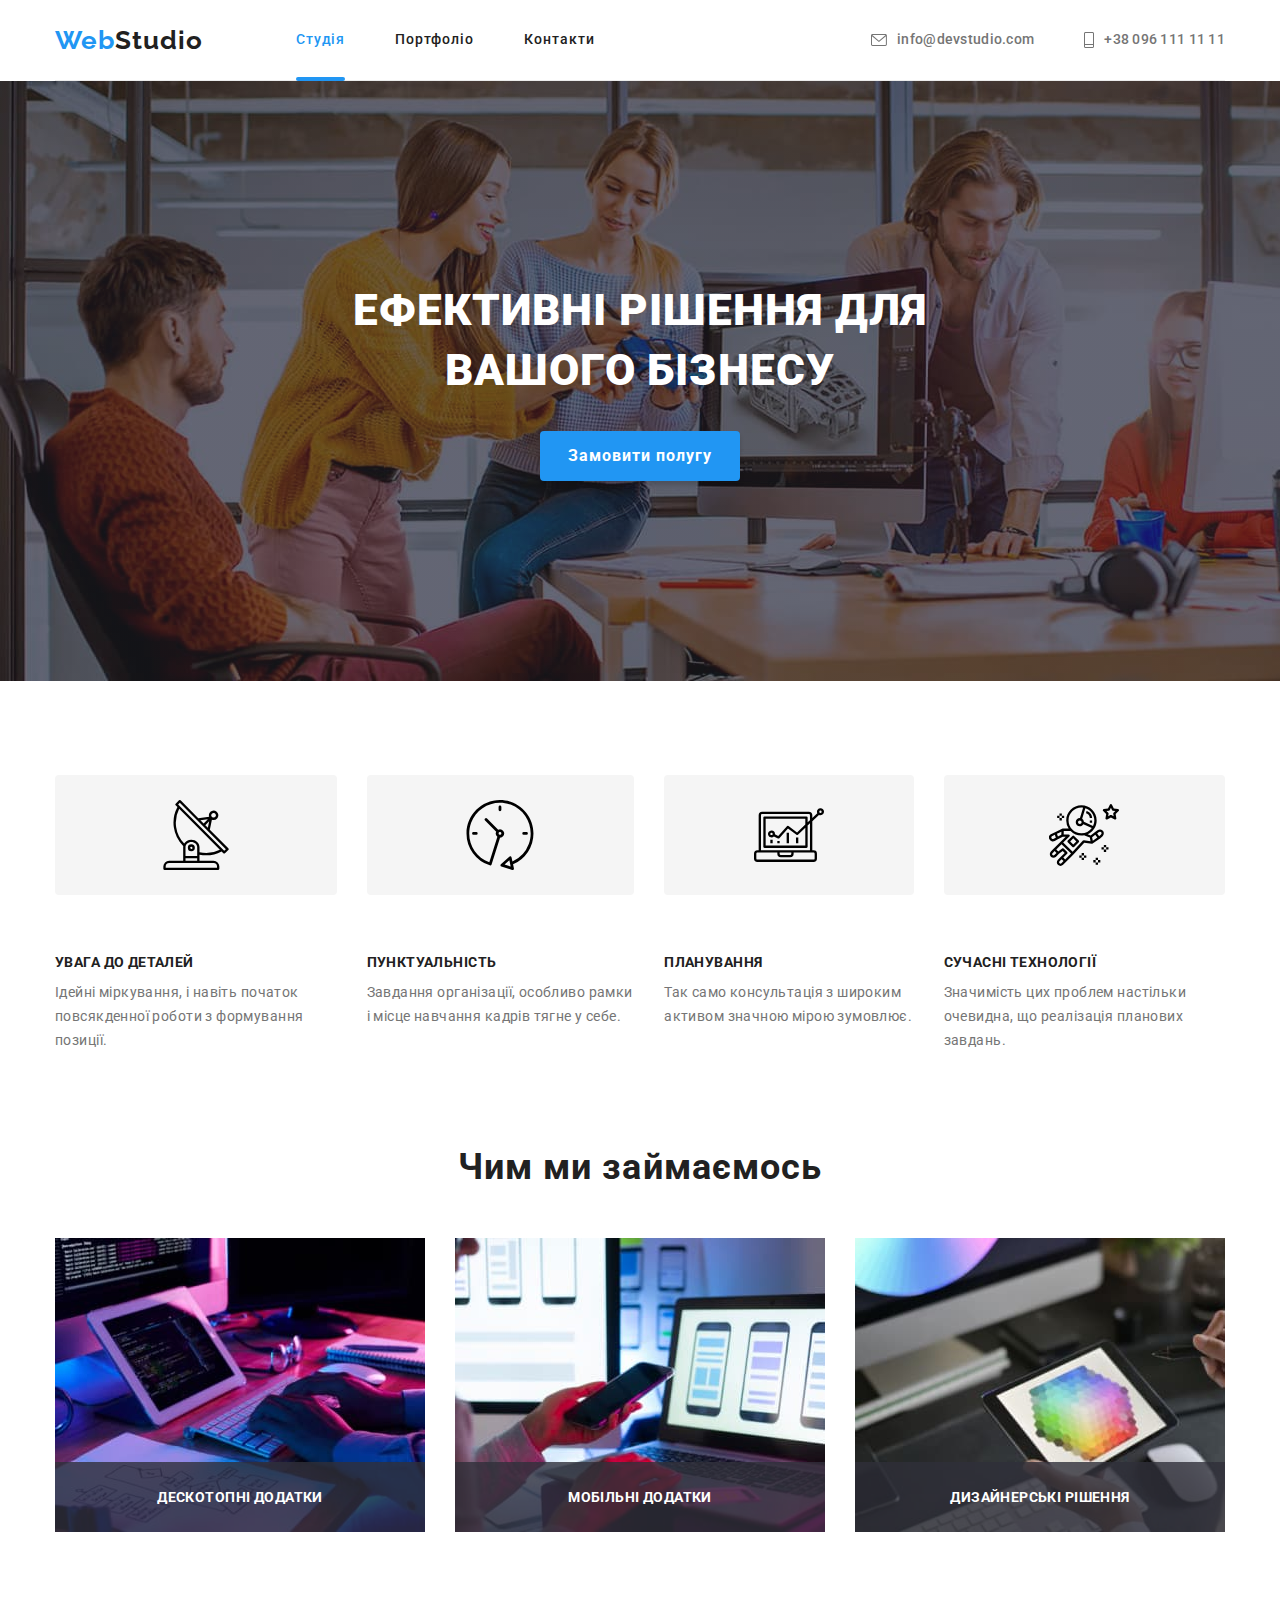
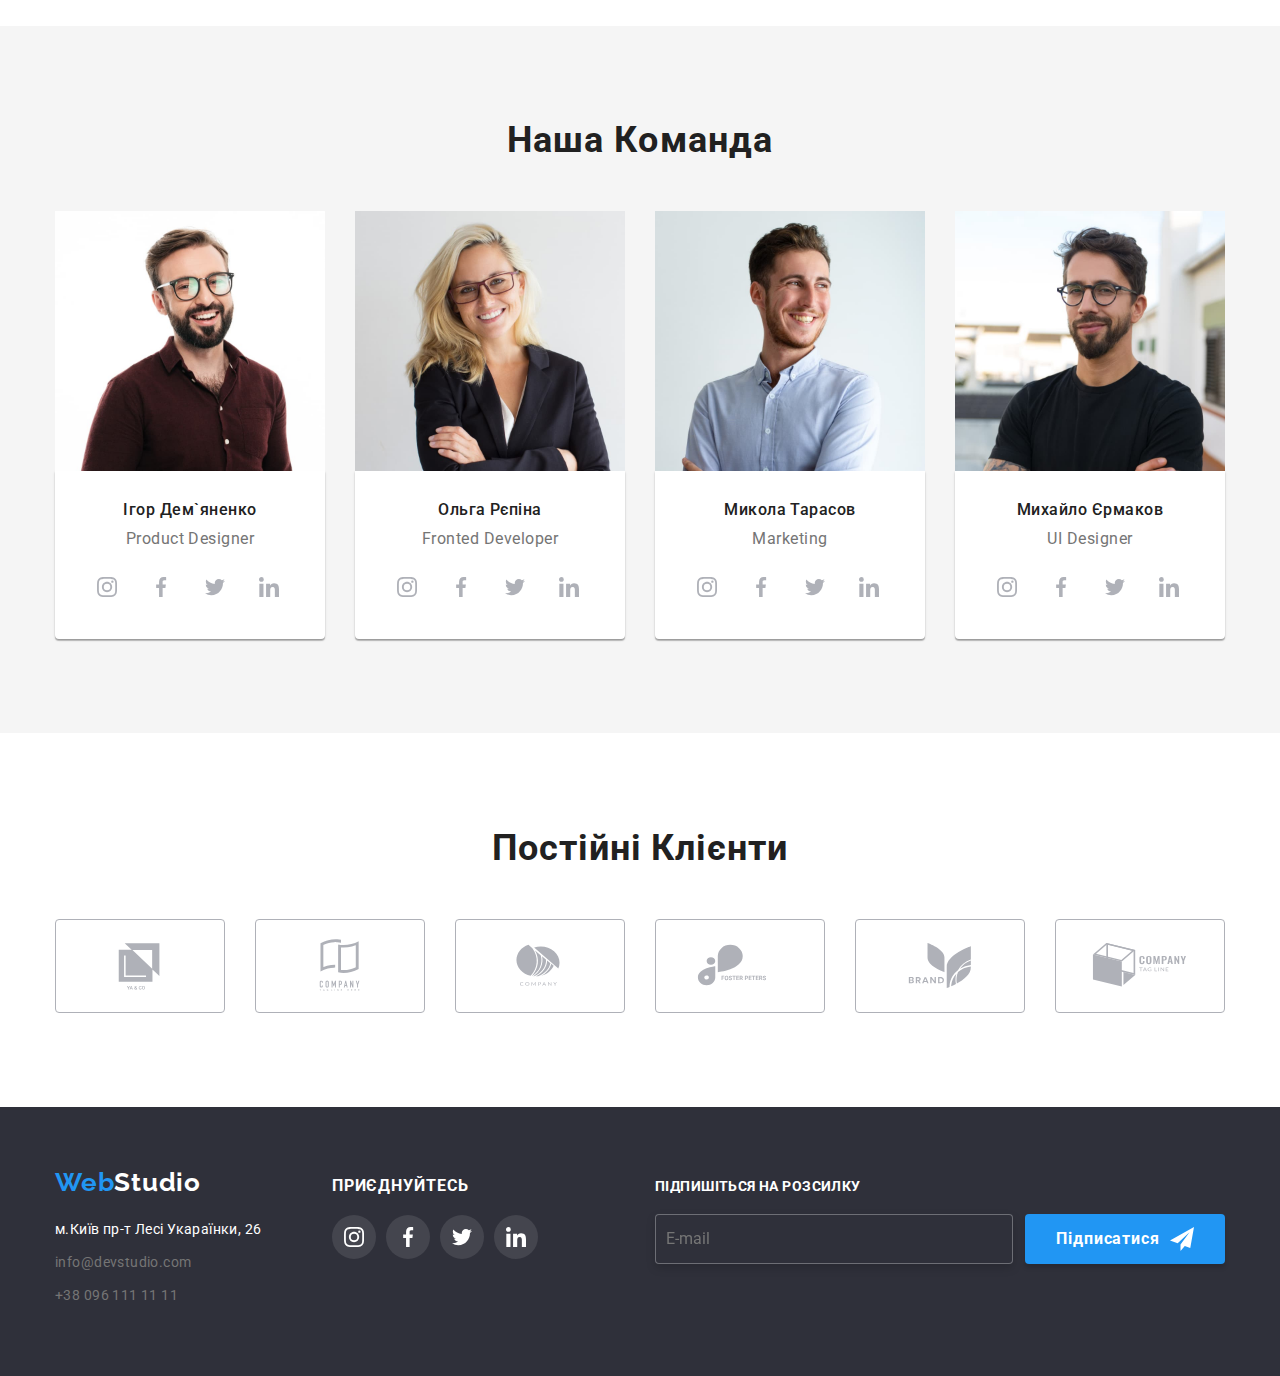
<file: index.html>
<!DOCTYPE html>
<html lang="uk">
<head>
  <meta charset="UTF-8" >
  <meta http-equiv="X-UA-Compatible" content="IE=edge" >
  <meta name="viewport" content="width=device-width, initial-scale=1.0" >
  <title>Web-Studio (Version-2.1)</title>
  <link rel="stylesheet" href="./css/style.css">
  <link rel="preconnect" href="https://fonts.googleapis.com">
  <link rel="preconnect" href="https://fonts.gstatic.com" crossorigin>
  <link href="https://fonts.googleapis.com/css2?family=Raleway:wght@700&family=Roboto:wght@400;500;700;900&display=swap"
    rel="stylesheet">
    <link rel="stylesheet" href="https://cdnjs.cloudflare.com/ajax/libs/modern-normalize/1.1.0/modern-normalize.min.css">
</head>
<body class="body">
  <header>
    <div class="container">
      <div class="header-container">
        <nav class="header-nav">
          <a class="logo" href="./index.html"><span class="logo-web">Web</span><span
              class="logo-studio">Studio</span></a>
          <ul class="list-nav">
            <li>
              <a class="nav-link current" href="./index.html">Студія</a>
            </li>
            <li>
              <a class="nav-link" href="./portfolio.html">Портфоліо</a>
            </li>
            <li>
              <a class="nav-link" href="#">Контакти</a>
            </li>
          </ul>
        </nav>
        <ul class="list-contacts">
          <li class="contacts-item">
            <a class="header-mail" href="mailto:info@devstudio.com">
              <svg class="contact-icon" width="16" height="12">
                <use href="./images/icons.svg#icon-envelope" ></use>
              </svg>
              info@devstudio.com</a>
          </li>
          <li>
            <a class="header-tel" href="tel:+380961111111">
              <svg class="contact-icon" width="10" height="16">
                <use href="./images/icons.svg#icon-Vector"></use>
              </svg>
              +38 096 111 11 11</a>
          </li>
        </ul>
      </div>
    </div>
  </header>
  <main>
    <section class="section hero-section bg-img">
      <h1 class="hero-title ">Ефективні рішення для вашого бізнесу</h1>
      <button class="hero-button" type="button" data-modal-open>Замовити полугу</button>
    </section>
  <section class="section">
    <div class="container">
      <div class="container-section2">
          <h2 class="benefits visually-hidden">Наші переваги</h2>
          <ul class="list-benefits">
            <li class="benefits-item"> 
              <div class="benefits-img">
                <svg class="benefits-icon" width="70" height="70">
                  <use href="./images/icons.svg#icon-antenna"></use>
                </svg>
              </div>
              <h3 class="attention">Увага до деталей</h3>
              <p class="attention-text">
                Ідейні міркування, і навіть початок повсякденної роботи з
                формування позиції.
              </p>
            </li>
            <li class="benefits-item">
              <div class="benefits-img">
                <svg class="benefits-icon" width="70" height="70">
                  <use href="./images/icons.svg#icon-clock"></use>
                </svg>
              </div>
              <h3 class="punctuality">Пунктуальність</h3>
              <p class="punctuality-text">
                Завдання організації, особливо рамки і місце навчання кадрів тягне
                у себе.
              </p>
            </li>
            <li class="benefits-item">
              <div class="benefits-img">
                <svg class="benefits-icon" width="70" height="70">
                  <use href="./images/icons.svg#icon-diagram"></use>
                </svg>
              </div>
              <h3 class="planning">Планування</h3>
              <p class="planning-text">
                Так само консультація з широким активом значною мірою зумовлює.
              </p>
            </li>
            <li class="benefits-item">
              <div class="benefits-img">
                <svg class="benefits-icon" width="70" height="70">
                  <use href="./images/icons.svg#icon-astronaut"></use>
                </svg>
              </div>
              <h3 class="technologies">Сучасні Технології</h3>
              <p class="technologies-text">
                Значимість цих проблем настільки очевидна, що реалізація планових
                завдань.
              </p>
            </li>
          </ul>
         </div>
      </div>
    </section>
    <section class="section section-activity">
      <div class="container">
        <h2 class="activity">Чим ми займаємось</h2>
        <ul class="list-activity">
          <li>
            <div class="img-activity-box">
            <img class="img-activity" src="./images/img1.jpg" alt="печатаєнаклавіатурі" width="370">
              <h3 class="img-activity-title" >Дескотопні додатки</h3>
            </div>
          </li>
          <li>
            <div class="img-activity-box">
            <img class="img-activity" src="./images/img2.jpg" alt="тримаєтелефонвруці" width="370">
              <h3 class="img-activity-title" >Мобільні додатки</h3>
            </div>
          </li>
          <li>
            <div class="img-activity-box">
            <img class="img-activity" src="./images/img3.jpg" alt="тримаєпланшетвруці" width="370">
              <h3 class="img-activity-title" >Дизайнерські рішення</h3>
            </div>
          </li>
        </ul>
      </div>
    </section>    
    <section class="team-section section">
      <div class="container">
          <h2 class="our-team" >Наша Команда</h2>
          <ul class="list-team">
            <li>
              <img src="./images/teammate1.jpg" alt="учасниккоманди1" width="270">
              <div class="teamcard1">
                <h3 class="teammate1">Ігор Дем`яненко</h3>
                <p class="info-teammate1">Product Designer</p>
                <ul class="social-list">
                  <li>
                    <a class="socials-link" href="#">
                      <svg class="social-icon" width="20" height="20">
                        <use href="./images/icons.svg#icon-instagram"></use>
                      </svg>
                    </a>
                  </li>
                  <li>
                    <a class="socials-link" href="#">
                      <svg class="social-icon" width="20" height="20">
                        <use href="./images/icons.svg#icon-facebook"></use>
                      </svg>
                    </a>
                  </li>
                  <li>
                    <a class="socials-link" href="#">
                      <svg class="social-icon" width="20" height="20">
                        <use href="./images/icons.svg#icon-twitter"></use>
                      </svg>
                    </a>
                  </li>
                  <li>
                    <a class="socials-link" href="#">
                      <svg class="social-icon" width="20" height="20">
                        <use href="./images/icons.svg#icon-linkedin"></use>
                      </svg>
                    </a>
                  </li>
                </ul>
              </div>
            </li>
            <li>
              <img src="./images/teammate2.jpg" alt="учасниккоманди2" width="270">
              <div class="teamcard2">
                <h3 class="teammate2">Ольга Рєпіна</h3>
                <p class="info-teammate2">Fronted Developer</p>
                <ul class="social-list">
                  <li>
                    <a class="socials-link" href="#">
                      <svg class="social-icon" width="20" height="20">
                        <use href="./images/icons.svg#icon-instagram"></use>
                      </svg>
                    </a>
                  </li>
                  <li>
                    <a class="socials-link" href="#">
                      <svg class="social-icon" width="20" height="20">
                        <use href="./images/icons.svg#icon-facebook"></use>
                      </svg>
                    </a>
                  </li>
                  <li>
                    <a class="socials-link" href="#">
                      <svg class="social-icon" width="20" height="20">
                        <use href="./images/icons.svg#icon-twitter"></use>
                      </svg>
                    </a>
                  </li>
                  <li>
                    <a class="socials-link" href="#">
                      <svg class="social-icon" width="20" height="20">
                        <use href="./images/icons.svg#icon-linkedin"></use>
                      </svg>
                    </a>
                  </li>
                </ul>
              </div>
            </li>
            <li>
              <img src="./images/teammate3.jpg" alt="учасниккоманди3" width="270">
              <div class="teamcard3">
                <h3 class="teammate3">Микола Тарасов</h3>
                <p class="info-teammate3">Marketing</p>
                <ul class="social-list">
                  <li>
                    <a class="socials-link" href="#">
                      <svg class="social-icon" width="20" height="20">
                        <use href="./images/icons.svg#icon-instagram"></use>
                      </svg>
                    </a>
                  </li>
                  <li>
                    <a class="socials-link" href="#">
                      <svg class="social-icon" width="20" height="20">
                        <use href="./images/icons.svg#icon-facebook"></use>
                      </svg>
                    </a>
                  </li>
                  <li>
                    <a class="socials-link" href="#">
                      <svg class="social-icon" width="20" height="20">
                        <use href="./images/icons.svg#icon-twitter"></use>
                      </svg>
                    </a>
                  </li>
                  <li>
                    <a class="socials-link" href="#">
                      <svg class="social-icon" width="20" height="20">
                        <use href="./images/icons.svg#icon-linkedin"></use>
                      </svg>
                    </a>
                  </li>
                </ul>
              </div>
            </li>
            <li>
              <img src="./images/teammate4.jpg" alt="учасниккоманди4" width="270">
              <div class="teamcard4">
                <h3 class="teammate4">Михайло Єрмаков</h3>
                <p class="info-teammate4">UI Designer</p>
                <ul class="social-list">
                  <li>
                    <a class="socials-link" href="#">
                      <svg class="social-icon" width="20" height="20">
                        <use href="./images/icons.svg#icon-instagram"></use>
                      </svg>
                    </a>
                  </li>
                  <li>
                    <a class="socials-link" href="#">
                      <svg class="social-icon" width="20" height="20">
                        <use href="./images/icons.svg#icon-facebook"></use>
                      </svg>
                    </a>
                  </li>
                  <li>
                    <a class="socials-link" href="#">
                      <svg class="social-icon" width="20" height="20">
                        <use href="./images/icons.svg#icon-twitter"></use>
                      </svg>
                    </a>
                  </li>
                  <li>
                    <a class="socials-link" href="#">
                      <svg class="social-icon" width="20" height="20">
                        <use href="./images/icons.svg#icon-linkedin"></use>
                      </svg>
                    </a>
                  </li>
                </ul>
              </div>
            </li>
          </ul>
      </div>
    </section>
    <section class="section" >
      <div class="container">
        <h2 class="clients-title" >Постійні Клієнти</h2>
        <div>
          <ul class="clients-list" >
            <li class="clients-item" >
              <a class="clients-link" href="#">
                <svg class="clients-icon" width="106" height="60" >
                  <use href="./images/icons.svg#icon-Logo"></use>
                </svg>
              </a>
            </li>
            <li class="clients-item" >
              <a class="clients-link" href="#">
                <svg class="clients-icon" width="106" height="60">
                  <use href="./images/icons.svg#icon-Logo-1"></use>
                </svg>
              </a>
            </li>
            <li class="clients-item" >
              <a class="clients-link" href="#">
                <svg class="clients-icon" width="106" height="60">
                  <use href="./images/icons.svg#icon-Logo-2"></use>
                </svg>
              </a>
            </li>
            <li class="clients-item" >
              <a class="clients-link" href="#">
                <svg class="clients-icon" width="106" height="60">
                  <use href="./images/icons.svg#icon-Logo-3"></use>
                </svg>
              </a>
            </li>
            <li class="clients-item" >
              <a class="clients-link" href="#">
                <svg class="clients-icon" width="106" height="60">
                  <use href="./images/icons.svg#icon-Logo-4"></use>
                </svg>
              </a>
            </li>
            <li class="clients-item" >
              <a class="clients-link" href="#">
                <svg class="clients-icon" width="106" height="60">
                  <use href="./images/icons.svg#icon-Logo-5"></use>
                </svg>
              </a>
            </li>
          </ul>
        </div>
      </div>
    </section>
  </main>
  <footer class="footer">
     <div class="container-footer">
          <div class="footer-adress-list">
            <a class="logo-footer" href="./index.html"><span class="logo-web">Web</span><span
                class="logo-studio-footer">Studio</span></a>
            <address>
              <ul class="address-list">
                <li class="footer-list">
                  <a class="footer-address"
                    href="https://www.google.com/maps/place/ул.+Леси+Украинки,+26,+Киев,+02000/@50.5190836,30.4363249,17z/data=!3m1!4b1!4m5!3m4!1s0x40d4d29b9e369069:0xff64663a5fd75cd5!8m2!3d50.5190802!4d30.4385136">м.Київ
                    пр-т Лесі Укараїнки, 26</a>
                </li>
                <li class="footer-list">
                  <a class="footer-mail" href="mailto:info@devstudio.com">info@devstudio.com</a>
                </li>
                <li class="footer-list">
                  <a class="footer-tel" href="tel:+380961111111">+38 096 111 11 11</a>
                </li>
              </ul>
            </address>
          </div>
          <div class="footer-social-links">
            <p class="join" >Приєднуйтесь</p>
            <ul class="social-list-footer">
              <li>
                <a class="socials-link-footer" href="#">
                  <svg width="20" height="20">
                    <use href="./images/icons.svg#icon-instagram"></use>
                  </svg>
                </a>
              </li>
              <li>
                <a class="socials-link-footer" href="#">
                  <svg width="20" height="20">
                    <use href="./images/icons.svg#icon-facebook"></use>
                  </svg>
                </a>
              </li>
              <li>
                <a class="socials-link-footer" href="#">
                  <svg width="20" height="20">
                    <use href="./images/icons.svg#icon-twitter"></use>
                  </svg>
                </a>
              </li>
              <li>
                <a class="socials-link-footer" href="#">
                  <svg width="20" height="20">
                    <use href="./images/icons.svg#icon-linkedin"></use>
                  </svg>
                </a>
              </li>
            </ul>
          </div>
          <div class="subscribe">
            <p class="footer-title">Підпишіться на розсилку</p>
            <form action="#" class="footer-form">
            <label for="email" class="footer-label">
            <input class="footer-input" id="person-mail" type="email" name="person-mail" placeholder="E-mail" required>
            </label>
            <button class="hero-button footer-button" type="button">Підписатися
              <svg class="footer-button-icon" width="24" height="24">
                <use href="./images/icons.svg#icon-icon-send"></use>
              </svg>
            </button>
            </form>
          </div>
     </div>
  </footer>
  <div class="backdrop is-hidden" data-modal>
    <div class="modal">
      <button class="modal-close-button" type="button" data-modal-close>
        <svg class="modal-close-icon" width="18" height="18">
          <use href="./images/icons.svg#iconclose-black-18dp-2-1"></use>
        </svg>
      </button>

      <h2 class="modal-title" >Залиште свої дані, ми вам передзвонимо</h2>

      <form action="#" class="contact-form">

        <label for="user-name" class="modal-label">
          Ім'я
         <span class="modal-input-wrapper">
          <input type="text" class="user-input" id="user-name">
          <svg class="input-icon" width="18" height="18">
            <use href="./images/icons.svg#iconperson-black-18dp-1"></use>
          </svg>
         </span>
         

        </label>

        <label for="user-tel" class="modal-label">
          Телефон
        <span class="modal-input-wrapper">
          <input type="tel" class="user-input" id="user-tel">
          <svg class="input-icon" width="18" height="18">
            <use href="./images/icons.svg#iconphone-black-18dp-1"></use>
          </svg>
        </span>

        </label>

        <label for="user-email" class="modal-label">
          Пошта
        <span class="modal-input-wrapper">
          <input type="email" class="user-input" id="user-email">
          <svg class="input-icon" width="18" height="18">
            <use href="./images/icons.svg#iconemail-black-18dp-1"></use>
          </svg>
        </span>
        </label>

        <label for="user-comment" class="modal-label label-comment label-textarea">
          Коментар
          <span class="modal-input-wrapper">
            <textarea name="user-comment" id="user-comment" class="user-input user-textarea" placeholder="Введіть текст"
            required>
          </textarea>
          </span>
        </label>

        <label for="checkbox" class="checkbox-label">
          <input type=checkbox class="checkbox-input" id="checkbox" name="checkbox" checked required>
          <div class="checkbox-custom-box">
            <svg class="input-icon-checkbox" width="11" height="8">
              <use href="./images/icons.svg#icon-check"></use>
            </svg>
          </div> 
          <span class="checkbox-text">Погоджуюся з розсилкою та приймаю <a class="terms" href="#"><span >Умови договору</span>
            </a>
          </span>
        </label>

        <button class="form-button" type="submit">Відправити</button>

      </form>
    </div>
  </div>
  <script src="./js/model.js"></script>
</body>
</html>
</file>
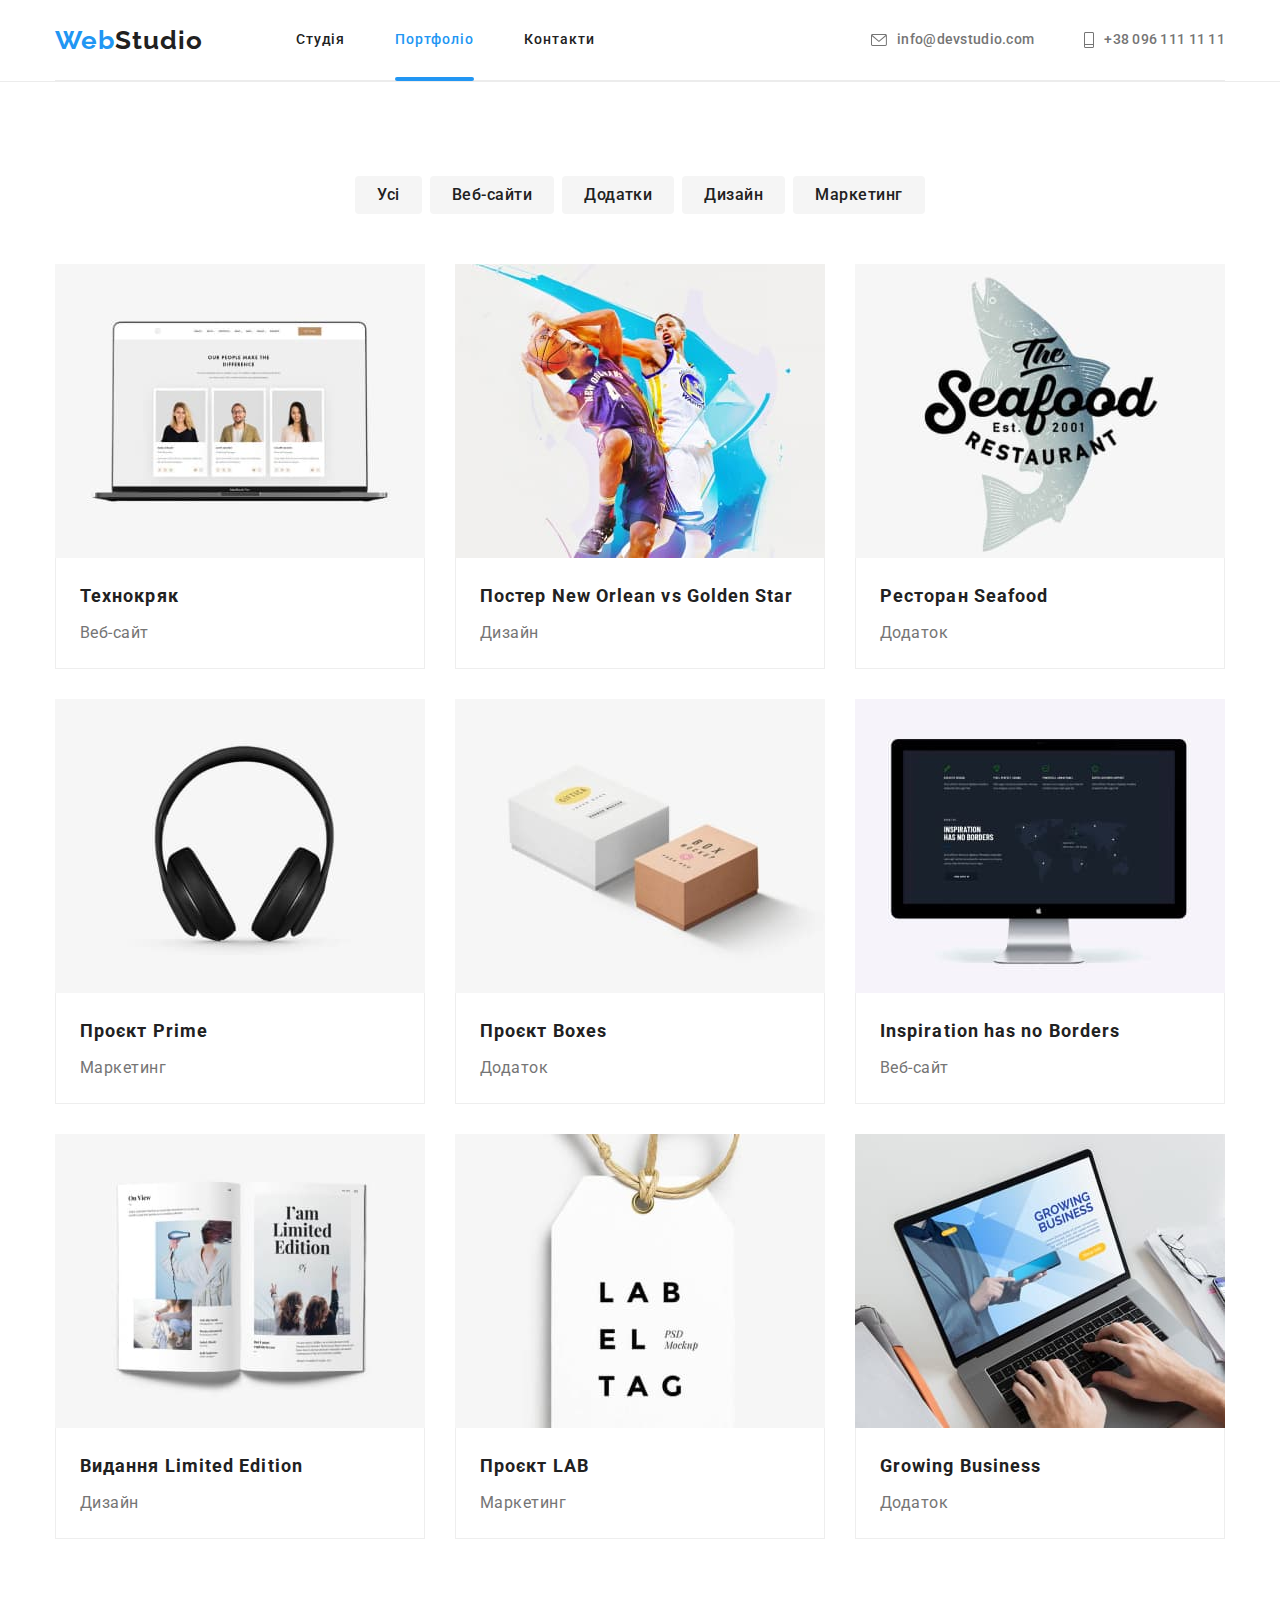
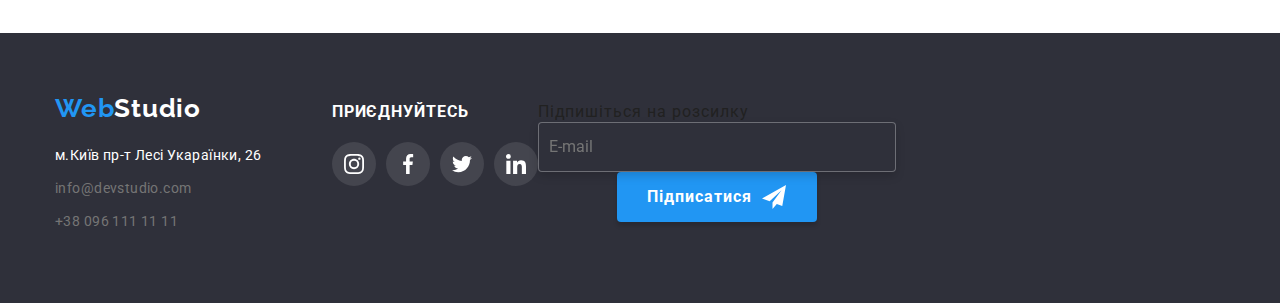
<file: portfolio.html>
<!DOCTYPE html>
<html lang="uk">
<head>
    <meta charset="UTF-8">
    <meta http-equiv="X-UA-Compatible" content="IE=edge">
    <meta name="viewport" content="width=device-width, initial-scale=1.0">
    <title>Portfolio</title>
    <link rel="stylesheet" href="./css/style.css">
    <link rel="preconnect" href="https://fonts.googleapis.com">
    <link rel="preconnect" href="https://fonts.gstatic.com" crossorigin>
    <link href="https://fonts.googleapis.com/css2?family=Raleway:wght@700&family=Roboto:wght@400;500;700;900&display=swap"
        rel="stylesheet">
    <link rel="stylesheet" href="https://cdnjs.cloudflare.com/ajax/libs/modern-normalize/1.1.0/modern-normalize.min.css">
</head>
<body class="body">
    <header class="header-portfolio" > 
        <div class="container">
            <div class="header-container">
                <nav class="header-nav">
                    <a class="logo" href="./index.html"><span class="logo-web">Web</span><span
                            class="logo-studio">Studio</span></a>
                    <ul class="list-nav">
                        <li>
                            <a class="nav-link " href="./index.html">Студія</a>
                        </li>
                        <li>
                            <a class="nav-link current" href="./portfolio.html">Портфоліо</a>
                        </li>
                        <li>
                            <a class="nav-link" href="#">Контакти</a>
                        </li>
                    </ul>
                </nav>
                <ul class="list-contacts">
                    <li class="contacts-item">
                        <a class="header-mail" href="mailto:info@devstudio.com">
                            <svg class="contact-icon" width="16" height="12">
                                <use href="./images/icons.svg#icon-envelope"></use>
                            </svg>
                            info@devstudio.com</a>
                    </li>
                    <li>
                        <a class="header-tel" href="tel:+380961111111">
                            <svg class="contact-icon" width="10" height="16">
                                <use href="./images/icons.svg#icon-Vector"></use>
                            </svg>
                            +38 096 111 11 11</a>
                    </li>
                </ul>
            </div>
        </div>
    </header>
    <main>
        <section class="section">
        <div class="container">
             <div class="container-portfolio">
                <h1 class="visually-hidden" >Набір послуг</h1>
                <ul class="button-list">
                    <li>
                        <button class="button-all" type="button">Усі</button>
                    </li>
                    <li>
                        <button class="button-web" type="button">Веб-сайти</button>
                    </li>
                    <li>
                        <button class="button-applications" type="button">Додатки</button>
                    </li>
                    <li>
                        <button class="button-design" type="button">Дизайн</button>
                    </li>
                    <li>
                        <button class="button-marketing" type="button">Маркетинг</button>
                    </li>
                </ul>
                <ul class="main-list">
                        <li>
                            <a class="cards" href="#">
                                <div class="card-info">
                                        <img src="./images/services1.jpg" alt="відкритий ноутбук з зображенням портфоліо" width="370">
                                            <p class="card-description" >
                                                Ресурс пропонує комплексні пропозиції з різним рівнем функціоналу та сервісів. Все це дозволить відвідувачу
                                                отримати
                                                вичерпні відомості про компанію чи приватну особу.
                                            </p>
                                        </div>
                                        <div class="card">
                                            <h2 class="portfolio-card1">Технокряк</h2>
                                            <p class="portfolio-text1">Веб-сайт</p>
                                        </div>
                            </a>
                        </li>
                        <li>
                                    <a class="cards" href="#">
                                        <div class="card-info">
                                            <img src="./images/services2.jpg" alt="2 баскетболіста борються за м`яч" width="370">
                                            <p class="card-description">
                                                Ресурс пропонує комплексні пропозиції з різним рівнем функціоналу та сервісів. Все це дозволить відвідувачу
                                                отримати
                                                вичерпні відомості про компанію чи приватну особу.
                                            </p>
                                        </div>
                                        <div class="card">
                                            <h2 class="portfolio-card2">Постер New Orlean vs Golden Star</h2>
                                            <p class="portfolio-text2"> Дизайн</p>
                                        </div>
                                    </a>
                        </li>
                        <li>
                                <a class="cards" href="#">
                                    <div class="card-info">
                                        <img src="./images/services3.jpg" alt="логотип ресторану Seafood, з рибою на фоні" width="370">
                                        <p class="card-description">
                                            Ресурс пропонує комплексні пропозиції з різним рівнем функціоналу та сервісів. Все це дозволить
                                            відвідувачу
                                            отримати
                                            вичерпні відомості про компанію чи приватну особу.
                                        </p>
                                    </div>
                                    <div class="card">
                                        <h2 class="portfolio-card3">Ресторан Seafood</h2>
                                        <p class="portfolio-text3">Додаток</p>
                                    </div>
                                </a>
                        </li>
                        <li>
                                <a class="cards" href="#">
                                    <div class="card-info">
                                        <img src="./images/services4.jpg" alt="великі навушники, що вдягаються через голову" width="370">
                                        <p class="card-description">
                                            Ресурс пропонує комплексні пропозиції з різним рівнем функціоналу та сервісів. Все це дозволить
                                            відвідувачу
                                            отримати
                                            вичерпні відомості про компанію чи приватну особу.
                                        </p>
                                    </div>
                                    <div class="card">
                                        <h2 class="portfolio-card4">Проєкт Prime</h2>
                                        <p class="portfolio-text4">Маркетинг</p>
                                    </div>
                                </a>
                        </li>
                        <li>
                                <a class="cards" href="#">
                                    <div class="card-info">
                                        <img src="./images/services5.jpg" alt="дві коробки" width="370">
                                        <p class="card-description">
                                            Ресурс пропонує комплексні пропозиції з різним рівнем функціоналу та сервісів. Все це дозволить
                                            відвідувачу
                                            отримати
                                            вичерпні відомості про компанію чи приватну особу.
                                        </p>
                                    </div>
                                    <div class="card">
                                        <h2 class="portfolio-card5">Проєкт Boxes</h2>
                                        <p class="portfolio-text5">Додаток</p>
                                    </div>
                                </a>
                        </li>
                        <li>
                                <a class="cards" href="#">
                                    <div class="card-info">
                                        <img src="./images/services6.jpg" alt="великий монітор Apple IMac" width="370">
                                        <p class="card-description">
                                            Ресурс пропонує комплексні пропозиції з різним рівнем функціоналу та сервісів. Все це дозволить
                                            відвідувачу
                                            отримати
                                            вичерпні відомості про компанію чи приватну особу.
                                        </p>
                                    </div>
                                    <div class="card">
                                        <h2 class="portfolio-card6">Inspiration has no Borders</h2>
                                        <p class="portfolio-text6">Веб-сайт</p>
                                    </div>
                                </a>
                        </li>
                        <li>
                                <a class="cards" href="#">
                                    <div class="card-info">
                                        <img src="./images/services7.jpg" alt="розгорнутий журнал" width="370">
                                        <p class="card-description">
                                            Ресурс пропонує комплексні пропозиції з різним рівнем функціоналу та сервісів. Все це дозволить
                                            відвідувачу
                                            отримати
                                            вичерпні відомості про компанію чи приватну особу.
                                        </p>
                                    </div>
                                    <div class="card">
                                        <h2 class="portfolio-card7">Видання Limited Edition</h2>
                                        <p class="portfolio-text7">Дизайн</p>
                                    </div>
                                </a>
                        </li>
                        <li>
                                <a class="cards" href="#">
                                    <div class="card-info">
                                        <img src="./images/services8.jpg" alt="бірка з літерами" width="370">
                                        <p class="card-description">
                                            Ресурс пропонує комплексні пропозиції з різним рівнем функціоналу та сервісів. Все це дозволить
                                            відвідувачу
                                            отримати
                                            вичерпні відомості про компанію чи приватну особу.
                                        </p>
                                    </div>
                                    <div class="card">
                                        <h2 class="portfolio-card8">Проєкт LAB</h2>
                                        <p class="portfolio-text8">Маркетинг</p>
                                    </div>
                                </a>
                        </li>
                        <li>
                            <a class="cards" href="#">
                                <div class="card-info">
                                    <img src="./images/services9.jpg" alt="руки на клавіатурі відкритого ноутбука" width="370">
                                    <p class="card-description">
                                        Ресурс пропонує комплексні пропозиції з різним рівнем функціоналу та сервісів. Все це дозволить
                                        відвідувачу
                                        отримати
                                        вичерпні відомості про компанію чи приватну особу.
                                    </p>
                                </div>
                                <div class="card">
                                    <h2 class="portfolio-card9">Growing Business</h2>
                                    <p class="portfolio-text9">Додаток</p>
                                </div>
                            </a>
                        </li>
                </ul>
             </div>
        </div>
        </section>
    </main>
    <footer class="footer">
        <div class="container-footer">
            <div class="footer-adress-list">
                <a class="logo-footer" href="./index.html"><span class="logo-web">Web</span><span
                        class="logo-studio-footer">Studio</span></a>
                <address>
                    <ul class="address-list">
                        <li class="footer-list">
                            <a class="footer-address"
                                href="https://www.google.com/maps/place/ул.+Леси+Украинки,+26,+Киев,+02000/@50.5190836,30.4363249,17z/data=!3m1!4b1!4m5!3m4!1s0x40d4d29b9e369069:0xff64663a5fd75cd5!8m2!3d50.5190802!4d30.4385136">м.Київ
                                пр-т Лесі Укараїнки, 26</a>
                        </li>
                        <li class="footer-list">
                            <a class="footer-mail" href="mailto:info@devstudio.com">info@devstudio.com</a>
                        </li>
                        <li class="footer-list">
                            <a class="footer-tel" href="tel:+380961111111">+38 096 111 11 11</a>
                        </li>
                    </ul>
                </address>
            </div>
            <div class="footer-social-links">
                <p class="join">Приєднуйтесь</p>
                <ul class="social-list-footer">
                    <li>
                        <a class="socials-link-footer" href="#">
                            <svg width="20" height="20">
                                <use href="./images/icons.svg#icon-instagram"></use>
                            </svg>
                        </a>
                    </li>
                    <li>
                        <a class="socials-link-footer" href="#">
                            <svg width="20" height="20">
                                <use href="./images/icons.svg#icon-facebook"></use>
                            </svg>
                        </a>
                    </li>
                    <li>
                        <a class="socials-link-footer" href="#">
                            <svg width="20" height="20">
                                <use href="./images/icons.svg#icon-twitter"></use>
                            </svg>
                        </a>
                    </li>
                    <li>
                        <a class="socials-link-footer" href="#">
                            <svg width="20" height="20">
                                <use href="./images/icons.svg#icon-linkedin"></use>
                            </svg>
                        </a>
                    </li>
                </ul>
            </div>
            <form action="#" name="contact-form" autocomplete="off">
                <div>
                    <label class="footer-label" for="person-mail">Підпишіться на розсилку</label>
                    <div class="footer-input-box">
                        <input class="footer-input" id="person-mail" type="email" name="person-mail" placeholder="E-mail">
                        <button class="hero-button footer-button" type="button">Підписатися
                            <svg class="footer-button-icon" width="24" height="24">
                                <use href="./images/icons.svg#icon-icon-send"></use>
                            </svg>
                        </button>
                    </div>
                </div>
            </form>
        </div>
    </footer>
</body>
</html>
</file>
<file: css/style.css>
:root {
       --main-text-color: #212121;
       --second-text-color: #757575;
       --third-text-color: #FFFFFF;
       --accent-color: #2196F3;
       --button-hover-color: #188ce8;
       --main-background: #FFFFFF;
       --second-background: #2F303A;
       --third-background: #F5F5F5;
       --socail-links-team: #AFB1B8;
       --footer-links-background: rgba(255, 255, 255, 0.1);

       
}

* {
        margin: 0;
        padding: 0;
}



img {
        display: block;
        max-width: 100%;
        height: auto;
}

.visually-hidden {
        position: absolute;
        white-space: nowrap;
        width: 1px;
        height: 1px;
        overflow: hidden;
        border: 0;
        padding: 0;
        clip: rect(0 0 0 0);
        clip-path: inset(50%);
        margin: -1px;
}

.body {
       font-family: 'Roboto',sans-serif;
       color: var(--main-text-color);
       letter-spacing: 0.06em;
       background-color: var(--main-background);
       
}

.list-nav, .list-contacts, .list-benefits, .list-activity, .list-team, .address-list, .button-list, .main-list, .benefits-list-item {
        list-style-type: none;
}

.logo {
        font-family: 'Raleway';
        font-weight: 700;
        font-size: 26px;
        line-height: 1.19;
        text-decoration: none;
        display: block;
        padding: 24px 0;
}

.logo:hover {
        color: var(--button-hover-color);
        
}

.logo:focus {
        color: var(--button-hover-color);
        
}

.logo-web {
        color: var(--accent-color);
}

.logo-studio {
       color: var(--main-text-color);
       
}

.nav-link.current {
        color: var(--accent-color);
        
}

.nav-link {
        position: relative;
        display: block;
        font-weight: 500;
        font-size: 14px;
        line-height: 1.14;
        color:var(--main-text-color);
        text-decoration: none;
        padding: 32px 0;
        transition-property: color, fill;
        transition-duration: 250ms;
        transition-timing-function: cubic-bezier(0.4, 0, 0.2, 1);
}
.nav-link:hover {
        color: var(--button-hover-color);
        
}

.nav-link:focus {
        color: var(--accent-color);
        
}

.nav-link.current::after{
        position: absolute;
        display: block;
        width: 100%;
        height: 4px;
        background-color: var(--accent-color);
        border-radius: 2px;
        content: "";
        bottom: -1px;
        left: 0;
}


.section {
        padding: 94px 0;
}

.container {
        width: 1200px;
        margin-left: auto;
        margin-right: auto;
        padding-left: 15px;
        padding-right: 15px;
}

.header-container {
        display: flex;
        align-items: center;
        border-bottom:  1px solid #ECECEC;
}

.header-nav {
        flex-grow: 1;
        display: flex;
        align-items: center;
        flex-direction: row;
        gap: 93px;
}

.list-nav, .list-contacts {
        display: flex;
        align-items: center;
        gap: 50px;
}

.contact-icon {
        margin-right: 10px;
}

.header-mail, .header-tel {
        display: flex;
        padding-top: 32px;
        padding-bottom: 32px;
        align-items: center;
        color: var(--second-text-color); 
        fill: var(--second-text-color);
        font-size: 14px;
        font-weight: 500;
        line-height: 1.14;
        letter-spacing: 0.02em;
        transition-property: color, fill;
        transition-duration: 250ms;
        transition-timing-function: cubic-bezier(0.4, 0, 0.2, 1);
}

.header-mail:hover {
        color: var(--button-hover-color);
        fill: var(--button-hover-color);
}

.header-mail:focus {
        color: var(--button-hover-color);
        fill: var(--button-hover-color);
}

.header-tel:hover {
        color: var(--button-hover-color);
        fill: var(--button-hover-color);
}

.header-tel:focus {
        color: var(--button-hover-color);
        fill: var(--button-hover-color);
}


.bg-img {
        max-width: 1600px;
        height: 600px;
        margin-right: auto;
        margin-left: auto;
        background-image:linear-gradient(to right, rgba(47, 48, 58, 0.4),rgba(47, 48, 58, 0.4)), url(../images/hero-section-img.jpg);
}

.hero-section{
        padding-top: 200px;
        padding-bottom: 200px;
}

.hero-button, .footer-button, .form-button {
        font-family: 'Roboto';
        font-style: normal;
        font-weight: 700;
        font-size: 16px;
        line-height: 30px;
        display: flex;
        align-items: center;
        justify-content: center;
        letter-spacing: 0.06em;
        color: var(--third-text-color);
        background-color: var(--accent-color);
        cursor: pointer;
        box-shadow: 0px 4px 4px rgba(0, 0, 0, 0.15);
        border: none;
        margin: 0 auto;
        min-width: 200px;
        height: 50px;
        text-align: center;
        padding: 10px;
        border-radius: 4px;
        transition-property: color, background-color ;
        transition-duration: 250ms;
        transition-timing-function:cubic-bezier(0.4, 0, 0.2,1);
}

.hero-button:hover {
        background-color: var(--button-hover-color)
        
}

.hero-button:focus {
        background-color: var(--button-hover-color)
        
}

.hero-title {
        font-family: 'Roboto';
        font-style: normal;
        font-weight: 900;
        font-size: 44px;
        line-height: 1.36;
        text-transform: uppercase;
        color: var(--third-text-color);
        text-align: center;
        max-width: 696px;
        margin-right: auto;
        margin-left: auto;
        margin-bottom: 30px;
}

.img-activity-box {
        position: relative;
}

.img-activity-box h3 {
        display: flex;
        justify-content: center;
        align-items: center;
        position: absolute;
        left: 0;
        bottom: 0;  
        width: 370px;
        height: 70px;
        font-size: 14px;
        line-height: 16px;
        text-align: center;
        letter-spacing: 0.03em;
        text-transform: uppercase;
        color: var(--third-text-color);
        background: rgba(47, 48, 58, 0.8);
        
}

.benefits-img {
        display: flex;
        justify-content: center;
        align-items: center;
        height: 120px;
        margin-bottom: 30px;
        background-color: var(--third-background);
        border-radius: 4px;    
}

 .list-benefits, .list-activity, .list-team {
        display: flex;
        gap: 30px;
        list-style-type: none;
}

.benefits {
        font-family: 'Roboto';
        font-style: normal;
        font-weight: 700;
        font-size: 36px;
        color: #212121;
}

.attention, .punctuality, .planning, .technologies { 
        font-style: normal;
        font-weight: 700;
        font-size: 14px;
        line-height: 1.14;
        letter-spacing: 0.03em;
        text-transform: uppercase;
        padding-top: 30px;
        margin-bottom: 10px;
        color: var(--main-text-color);
}
 
.attention-text, .punctuality-text, .planning-text, .technologies-text {
        font-family: 'Roboto';
        font-style: normal;
        font-weight: 400;
        font-size: 14px;
        line-height: 1.71;
        letter-spacing: 0.03em;
        color: var(--second-text-color);
}

.activity, .benefits, .our-team {
        font-family: 'Roboto';
        font-style: normal;
        font-weight: 700;
        font-size: 36px;
        line-height: 1.14;
        letter-spacing: 0.03em;
        color: var(--main-text-color);
        margin-bottom: 50px;
        text-align: center;
}

.section-activity {
        padding-top: 0;
}

.team-section {
        background: var(--third-background);
}

.our-team {
       margin: 0;
       padding: 0;
       margin-bottom: 50px;
       
}

.teamcard1, .teamcard2, .teamcard3, .teamcard4 {
        background: var(--main-background);
        margin-top: 0;
        padding: 30px;
        box-shadow: 0px 1px 3px rgba(0, 0, 0, 0.12), 0px 1px 1px rgba(0, 0, 0, 0.14), 0px 2px 1px rgba(0, 0, 0, 0.2);
        border-radius: 0px 0px 4px 4px;
}

.teammate1, .teammate2, .teammate3, .teammate4 {
        font-family: 'Roboto';
        font-style: normal;
        font-weight: 500;
        font-size: 16px;
        line-height: 1.18;
        letter-spacing: 0.03em;
        color: var(--main-text-color);
        background: var(--main-background);
        text-align: center;
        margin-bottom: 10px;
        
}

.info-teammate1, .info-teammate2, .info-teammate3, .info-teammate4 {
        font-family: 'Roboto';
        font-style: normal;
        font-weight: 400;
        font-size: 16px;
        line-height: 1.18;
        letter-spacing: 0.03em;
        color: var(--second-text-color);
        background-color: var(--main-background);
        text-align: center;
        margin-bottom: 16px;
}

.social-list {
        list-style: none;
        display: flex;
        align-items: center;
        gap: 10px;
}

.socials-link {
        display: flex;
        justify-content: center;
        align-items: center;
        width: 44px;
        height: 44px;
        background-color: var(--third-text-color);
        fill: var(--socail-links-team);
        border-radius: 50%;
        transition-property: fill, background-color;
        transition-duration: 250ms;
        transition-timing-function: cubic-bezier(0.4, 0, 0.2, 1);
}

.socials-link:hover {
        fill: var(--third-text-color);
        background: var(--accent-color);
}

.socials-link:focus {
        fill: var(--third-text-color);
        background: var(--accent-color);
}

.clients-title {
        margin-bottom: 50px;
        font-weight: 700;
        font-size: 36px;
        line-height: 1.17;
        text-align: center;
        color: var(--main-text-color);
}

.clients-list {
        list-style: none;
        display: flex;
        gap: 30px;
}

.clients-item {
        border: 1px solid var(--socail-links-team);
        border-radius: 4px; 
        width: calc(100%/6 - 30px/6*5);
}

.clients-link {
        display: flex;
        width: 100%;
        height: 92px;
        border-radius: 4px;
        border: 1px solid var(--social-links-color);
        align-items: center;
        justify-content: center;
        fill: var(--socail-links-team);
        border-color: var(--socail-links-team);
        transition-property: fill, border-color;
        transition-duration: 250ms;
        transition-timing-function: cubic-bezier(0.4, 0, 0.2, 1);
        
}

.clients-link:hover, .clients-item:hover {
        fill: var(--accent-color);
        border-color: var(--accent-color);
}

.clients-link:focus, .clients-item:focus {
        fill: var(--accent-color);
        border-color: var(--accent-color);
}


.join {
        font-weight: 700;
        line-height: 1.17;
        text-transform: uppercase;
        color: var(--third-text-color);
        margin-bottom: 20px;
}

.social-list-footer {
        display: flex;
        justify-content: center;
        align-items: center;
        gap: 10px;
        list-style: none;
}

.socials-link-footer {
        display: flex;
        justify-content: center;
        align-items: center;
        width: 44px;
        height: 44px;
        fill: var(--third-text-color);
        background-color: var(--footer-links-background);
        border-radius: 50%;
        transition-property: fill, background-color;
        transition-duration: 250ms;
        transition-timing-function: cubic-bezier(0.4, 0, 0.2, 1);
}

.socials-link-footer:hover {
        fill: var(--third-text-color);
        background-color: var(--accent-color);
}

.socials-link-footer:focus {
        fill: var(--third-text-color);
        background: var(--accent-color);
}

.footer {
        background: var(--second-background);
        padding-top: 60px;
        padding-bottom: 60px;
}

.container-footer {
        max-width: 1200px;
        margin-left: auto;
        margin-right: auto;
        padding-left: 15px;
        padding-right: 15px;
        display: flex;
        align-items: baseline;
}

.logo-footer {
        display: block;
        margin-bottom: 20px;
        text-decoration: none;
        font-family: 'Raleway';
        font-style: normal;
        font-weight: 700;
        font-size: 26px;
        line-height: 1.19;
        letter-spacing: 0.03em;
        
        
}

.footer-list {
        margin-bottom: 9px;
} 

.logo-studio-footer {
        color: var(--third-text-color);
}

.logo-footer:hover {
        color: var(--button-hover-color);
       
}

.logo-footer:focus {
        color: var(--button-hover-color);
        
}

.footer-address {
        font-family: 'Roboto';
        font-style: normal;
        font-weight: 400;
        font-size: 14px;
        line-height: 1.71;
        letter-spacing: 0.03em;
        color: var(--third-text-color);
        text-decoration: none;
        transition-property: color;
        transition-duration: 250ms;
        transition-timing-function: cubic-bezier(0.4, 0, 0.2, 1);
        
}

.footer-address:hover {
        color: var(--button-hover-color);
        
}

.footer-address:focus {
        color: var(--button-hover-color);
        
}

.footer-mail {
        font-family: 'Roboto';
        font-style: normal;
        font-weight: 400;
        font-size: 14px;
        line-height: 1.71;
        letter-spacing: 0.03em;
        color: var(--second-text-color);
        text-decoration: none;
        
        
}

.footer-mail:hover {
        color: var(--button-hover-color);
        
}

.footer-mail:focus {
        color: var(--button-hover-color);
        
}

.footer-tel {
        font-family: 'Roboto';
        font-style: normal;
        font-weight: 400;
        font-size: 14px;
        line-height: 1.71;
        letter-spacing: 0.03em;
        color: var(--second-text-color);
        text-decoration: none;   
}

.footer-tel:hover {
        color: var(--button-hover-color);
        
}

.footer-tel:focus {
        color: var(--button-hover-color);
        
}

.footer-social-links {
        margin-left: 70px;

}

.modal-label {
        font-size: 12px;
        line-height: 1.16;
        letter-spacing: 0.01cm;
        color: var(--second-text-color);
        margin-bottom: 10px;
        display: block;

}

.modal-input-wrapper {
        position: relative;
        display: block;
        margin-top: 4px;
}

.user-input {
        width: 100%;
        height: 40px;
        padding: 12px 16px 12px 42px;
        font-size: 12px;
        line-height: 1.16;
        letter-spacing: 0.01cm;
        border: 1px solid rgba(33, 33, 33, 0.2);
        border-radius: 4px;
        outline: none;
        transition: border-color;
        transition-duration: 250ms;
        transition-timing-function: cubic-bezier(0.4, 0, 0.2, 1);
        cursor: pointer;
}

.user-input:focus {
        border-color: var(--accent-color);
}

.input-icon {
        fill: var(--main-text-color);
        position: absolute;
        left: 12px;
        top: 50%;
        transform: translateY(-50%);
        transition: fill;
        transition-duration: 250ms;
        transition-timing-function: cubic-bezier(0.4, 0, 0.2, 1);
}

.user-input:focus + .input-icon {
        fill: var(--accent-color);
}

.user-textarea {
        width: 448px;
        height: 120px;
        padding: 12px 16px;
        resize: none;
        display: block;
}

.label-textarea {
        margin-bottom: 20px;
}

.checkbox-input {
        appearance: none;
        -webkit-appearance: none;
        -moz-appearance: none;
}

.checkbox-label {
        display: flex;
        align-items: center;
        padding-left: 12px;
        margin-bottom: 30px; 

}

.checkbox-custom-box {
        display: flex;
        align-items: center;
        justify-content: center;
        width: 16px;
        height: 15px;
        margin-right: 8px;
        border: 1.5px solid var(--main-text-color);
        border-radius: 2px;
        cursor: pointer;
        transition: background-color, border-color;
        transition-duration: 250ms;
        transition-timing-function: cubic-bezier(0.4, 0, 0.2, 1);;
}

.checkbox-input:checked + .checkbox-custom-box {
        background-color: var(--accent-color);
        border-color: transparent;
}

.input-icon-checkbox {
        position: relative;
        opacity: 1;
}

.checkbox-text {
        width: 400.62px;
        height: 24px;
        font-size: 14px;
        line-height: 24px;
        letter-spacing: 0.03em;
        color: var(--second-text-color);
}

.terms {
        display: inline;
        font-size: 14px;
        line-height: 24px;
        letter-spacing: 0.03em;
        color: var(--accent-color);
        text-decoration: underline;
}

.subscribe {
        margin-left: auto;
        
}

.footer-title {
        font-weight: 700;
        font-size: 14px;
        line-height: 16px;
        letter-spacing: 0.03em;
        text-transform: uppercase;
        color: var(--third-text-color);
        padding-bottom: 20px;
}

.footer-form {
        display: flex;
        justify-content: center;
        align-items: center;
        gap: 12px;
}

.footer-input {
        padding-left: 10px;
        width: 358px;
        height: 50px;
        left: 815px;
        top: 2784px;
        border: 1px solid rgba(255, 255, 255, 0.3);
        filter: drop-shadow(0px 4px 4px rgba(0, 0, 0, 0.15));
        border-radius: 4px;
        background-color: var(--second-background);
        margin: 0 auto;
}

.footer-button-icon {
        align-items: center;
        margin-left: 10px;
}

.form-button:hover {
        background-color: var(--button-hover-color)
}

.form-button:focus {
        background-color: var(--button-hover-color)
}


.backdrop {
        position: fixed;
        top: 0;
        left: 0;
        width: 100%;
        height: 100%;
        z-index: 1;
        background-color: rgba(0, 0, 0, 0.2);
        transition: opacity 250ms cubic-bezier(0.4, 0, 0.2, 1),
                    visibility 250ms cubic-bezier(0.4, 0, 0.2, 1) ;
}

.is-hidden {
        opacity: 0;
        visibility: hidden;
        pointer-events: none;
}

.modal {
        position: absolute;
        top: 50%;
        left: 50%;
        transform: translate(-50%, -50%);
        width: 528px;
        background-color: var(--third-text-color);
        animation-name: scale;
        animation-duration: 1000ms;
        padding: 40px;
}

 @keyframes scale {
        0% {
                transform: scale (1)
        }

        50% {
                transform: scale(3);
        }

        100% {
                transform: scale (2);
        }
} 

.modal-title {
      margin-bottom: 12px;
      font-size: 20px;
      line-height: 23px;
      text-align: center;
      letter-spacing: 0.03em;
      color: var(--main-text-color);

}

.modal-close-button {
        position: absolute;
        top: 8px;
        right: 8px;
        display: flex;
        justify-content: center;
        align-items: center;
        text-align: center;
        width: 30px;
        height: 30px;
        border-radius: 50%;
        background: var(--third-text-color);
        border: 1px solid rgba(0, 0, 0, 0.1);
        cursor: pointer;
        
}

.modal-close-icon {
        fill: var(--main-text-color);
        transition-property: fill;
        transition-duration: 250ms;
        transition-timing-function: cubic-bezier(0.4, 0, 0.2, 1);
}

.modal-close-icon:hover {
        fill: var(--accent-color);
}


.header-portfolio {
        border-bottom: 1px solid #ECECEC;
}

.container-portfolio {
        max-width: 1200px;
}

.button-list {
        display: flex;
        margin-bottom: 50px;
        justify-content: center;
        gap: 8px;
}

.main-list {
        display: flex;
        flex-wrap: wrap;
        gap: 30px;
        
}

a {
        position: relative;
        display: block;
        text-decoration: none;
        font-style: normal;
        margin: 0;
        padding: 0;
        
}

.card { 
        background: var(--third-text-color);
        border-right: 1px solid #EEEEEE;
        border-bottom: 1px solid #EEEEEE;
        border-left: 1px solid #EEEEEE;
        padding: 20px 24px;
}

.card-info {
        position: relative;
        overflow: hidden;
}

.card-description {
        position: absolute;
        top: 0;
        left: 0; 
        display: flex;
        align-items: center;
        width: 100%;
        height: 100%;
        background: rgba(33, 150, 243, 0.9);
        padding: 24px;
        color: var(--third-text-color);
        font-style: normal;
        font-size: 18px;
        line-height: 28px;
        letter-spacing: 0.03em;
        transform: translateY(101%);
        transition-property: color;
        transition-duration: 250ms;
        transition-timing-function: cubic-bezier(0.4, 0, 0.2, 1);
}

.cards:hover .card-description {
        transform: translateY(0);

}

.cards:focus .card-description {
        transform: translateY(0);
        
}

.card:hover {
        transform: translateY(0);
        box-shadow: 0px 1px 1px rgba(0, 0, 0, 0.12), 0px 4px 4px rgba(0, 0, 0, 0.06), 1px 4px 6px rgba(0, 0, 0, 0.16);
}

.card:focus {
        transform: translateY(0);
        box-shadow: 0px 1px 1px rgba(0, 0, 0, 0.12), 0px 4px 4px rgba(0, 0, 0, 0.06), 1px 4px 6px rgba(0, 0, 0, 0.16);
}

.button-all, .button-web, .button-applications, .button-design, .button-marketing {

        font-family: 'Roboto';
        font-style: normal;
        font-weight: 500;
        font-size: 16px;
        line-height: 1.62;
        text-align: center;
        letter-spacing: 0.03em;
        color: var(--main-text-color);
        background-color: var(--third-background);
        padding: 6px 22px;
        cursor: pointer;
        border-radius: 4px;
        border: none;
        transition-property: color, background-color;
        transition-duration: 250ms;
        transition-timing-function: cubic-bezier(0.4, 0, 0.2, 1)
}

.button-all:hover, .button-web:hover, .button-applications:hover, .button-design:hover, .button-marketing:hover {
        font-family: 'Roboto';
        font-style: normal;
        font-weight: 500;
        font-size: 16px;
        line-height: 1.62;
        text-align: center;
        letter-spacing: 0.03em;
        color: var(--third-text-color);
        background-color: var(--accent-color);
        box-shadow: 0px 3px 1px rgba(0, 0, 0, 0.1), 0px 1px 2px rgba(0, 0, 0, 0.08), 0px 2px 2px rgba(0, 0, 0, 0.12);
        border-radius: 4px;
}

.button-all:focus, .button-web:focus, .button-applications:focus, .button-design:focus, .button-marketing:focus {
        font-family: 'Roboto';
        font-style: normal;
        font-weight: 500;
        font-size: 16px;
        line-height: 1.62;
        text-align: center;
        letter-spacing: 0.03em;
        color: var(--third-text-color);
        background-color: var(--accent-color);
        box-shadow: 0px 3px 1px rgba(0, 0, 0, 0.1), 0px 1px 2px rgba(0, 0, 0, 0.08), 0px 2px 2px rgba(0, 0, 0, 0.12);
        border-radius: 4px;
}

.portfolio-card1, .portfolio-card2, .portfolio-card3, .portfolio-card4, .portfolio-card5, .portfolio-card6, .portfolio-card7, .portfolio-card8, .portfolio-card9 {
        font-family: 'Roboto';
        font-style: normal;
        font-weight: 700;
        font-size: 18px;
        line-height: 2.0;
        letter-spacing: 0.06em;
        color: var(--main-text-color);
        margin-bottom: 4px;
}
.portfolio-text1, .portfolio-text2, .portfolio-text3, .portfolio-text4, .portfolio-text5, .portfolio-text6, .portfolio-text7, .portfolio-text8, .portfolio-text9 {
        font-family: 'Roboto';
        font-style: normal;
        font-weight: 400;
        font-size: 16px;
        line-height: 1.88;
        letter-spacing: 0.03em;
        color: var(--second-text-color);
}
</file>
